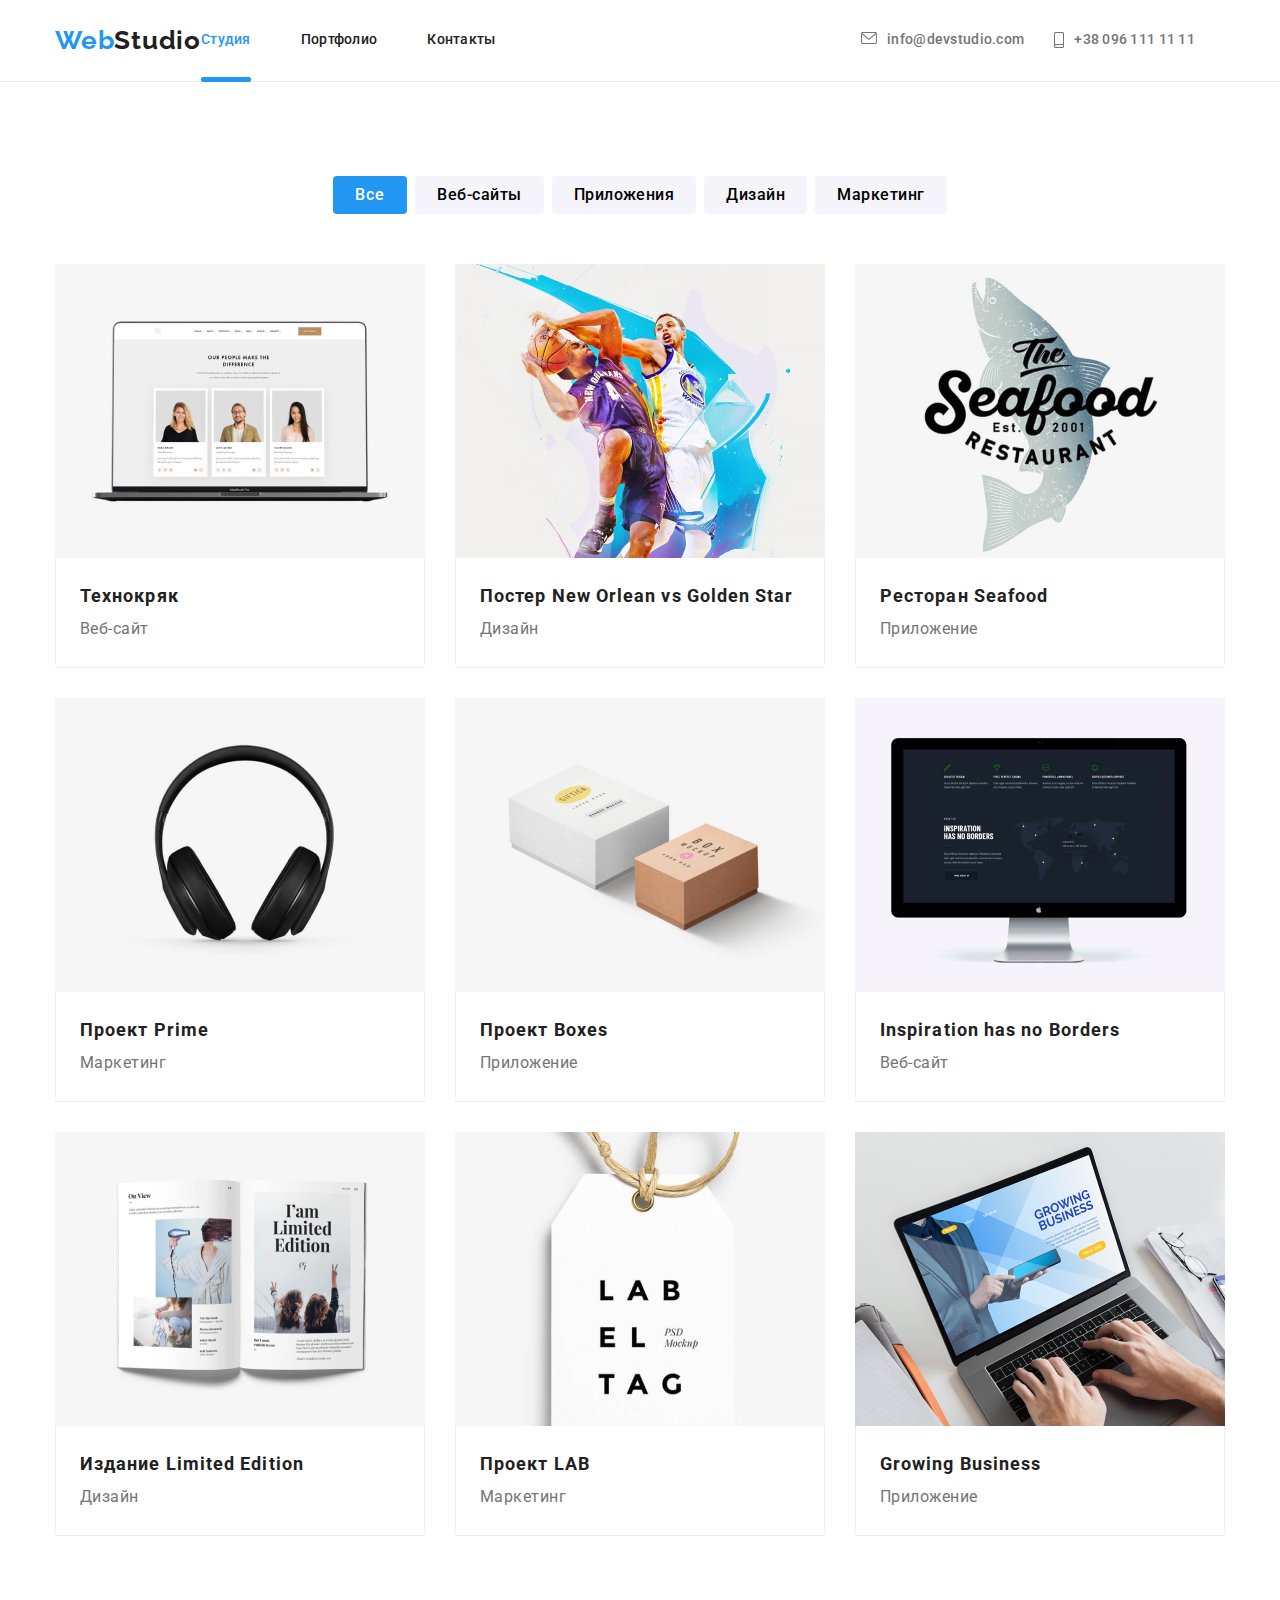
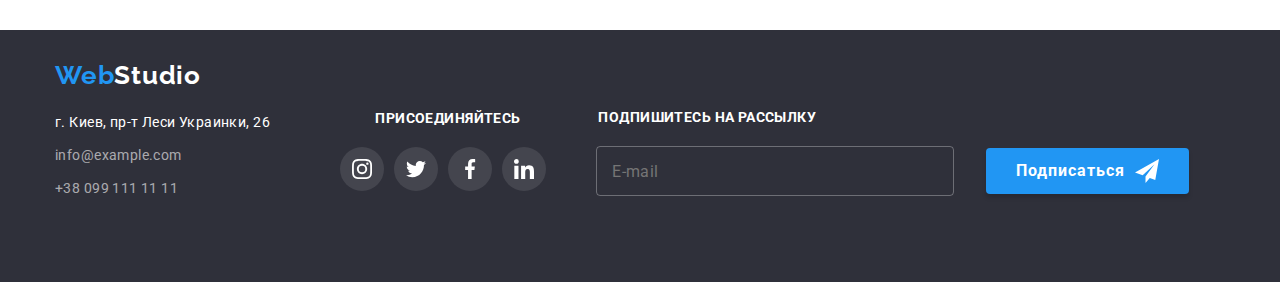
<file: portfolio.html>
<!DOCTYPE html>
<html lang="en">

<head>
    <meta charset="UTF-8">
    <meta http-equiv="X-UA-Compatible" content="IE=edge">
    <meta name="viewport" content="width=device-width, initial-scale=1.0">
    <title>Studio</title>
    <link rel="stylesheet" href="https://cdn.jsdelivr.net/npm/modern-normalize@1.1.0/modern-normalize.min.css">

    <link rel="stylesheet" href="./css/main.min.css" />
    <!-- <link rel="stylesheet" href="./css/styles.css" /> -->
    <link rel="preconnect" href="https://fonts.googleapis.com">
    <link rel="preconnect" href="https://fonts.gstatic.com" crossorigin>
    <link
        href="https://fonts.googleapis.com/css2?family=Raleway:wght@700&family=Roboto:wght@400;500;700;900&display=swap"
        rel="stylesheet">
</head>

<body>

    <!-- Шапка сайта -->

    <header class="header">

        <div class="container header-container">
            <a href="index.html" class="logo link"><span class="logo__web--light-theme link">Web</span><span
                    class="logo__studio--light-theme link">Studio</span></a>
            <button type="button" class="menu-button " aria-expanded="false" data-menu-button>
                <svg width="24" height="16" aria-label="переключатель мобильного меню" aria-controls="menu-container">
                    <use class="icon-cross" href="./images/icons.svg#icon-close_24px"></use>
                    <use class="icon-menu" href="./images/icons.svg#icon-menu_40px"></use>
                </svg>

            </button>

            <nav class="nav-site-nav">

                <ul class="site-nav list">

                    <li class="site-nav__item"><a class="site-nav__link link active" href="index.html">Студия</a>
                    </li>
                    <li class="site-nav__item"><a class="site-nav__link link" href="portfolio.html">Портфолио</a>
                    </li>
                    <li class="site-nav__item"><a class="site-nav__link link" href="">Контакты</a></li>
                </ul>
            </nav>

            <ul class="address-nav list">

                <li class="address-nav__item"><a class="address-nav__link link" href="mailto:info@devstudio.com">
                        <svg class="address-nav__mail-phone-icon" width="16" height="12">
                            <use href="./images/icons.svg#icon-mail"></use>
                        </svg>
                        info@devstudio.com</a></li>
                <li class="address-nav__item"><a class="address-nav__link link" href=tel:+380961111111>
                        <svg class="address-nav__mail-phone-icon" width="10" height="16">
                            <use href="./images/icons.svg#icon-smartphone"></use>
                        </svg>
                        +38 096 111 11 11</a>
                </li>

            </ul>


        </div>


        <!-- Modal mobile menu -->

        <div class="mobile-menu" data-menu>
            <ul class="mobile-menu-nav list">
                <li class="mobile-menu-nav-item">
                    <a class="mobile-menu-nav-link link" href="index.html">Студия</a>
                </li>
                <li class="mobile-menu-nav-item">
                    <a class="mobile-menu-nav-link-active link" href="portfolio.html">Портфолио</a>
                </li>
                <li class="site-nav__item"><a class="mobile-menu-nav-link link" href="">Контакты</a></li>
            </ul>
            <ul class="mobile-menu-contacts list">
                <li class="mobile-menu-contacts-phone">
                    <a class="mobile-menu-contacts-phone-link link" href="tel:+380961111111">+38 096 111 11 11</a>
                </li>
                <li class="mobile-menu-contacts-item">
                    <a class="mobile-menu-contacts-mail-link link"
                        href="mailto:info@devstudio.com">info@devstudio.com</a>
                </li>
            </ul>
            <ul class="mobile-menu-socials link-color list">
                <li class="mobile-menu-socials-item">
                    <a class="mobile-menu-socials-link link" href="">Instagram</a>
                </li>
                <li class="mobile-menu-socials-item">
                    <a class="mobile-menu-socials-link link" href="">Twitter</a>
                </li>
                <li class="mobile-menu-socials-item">
                    <a class="mobile-menu-socials-link link" href="">Facebook</a>
                </li>
                <li class="mobile-menu-socials-item">
                    <a class="mobile-menu-socials-link link" href="">LinkedIn</a>
                </li>
            </ul>
        </div>




    </header>

    <main>

        <!-- Фильтр -->

        <section class="section">
            <div class="container">
                <ul class="filter list">
                    <li><button class="filter__button filter-active" type="button">Все</button></li>
                    <li><button class="filter__button" type="button">Веб-сайты</button></li>
                    <li><button class="filter__button" type="button">Приложения</button></li>
                    <li><button class="filter__button" type="button">Дизайн</button></li>
                    <li><button class="filter__button" type="button">Маркетинг</button></li>
                </ul>
            </div>

            <!-- Porfolio -->


            <div class="container">
                <ul class="portfolio list">
                    <li class="portfolio__item"><a class="portfolio__item-link link" href="">
                            <div class="portfolio__image-box">


                                <img srcset="./images/portfolio/techno-crack/techno-crack-354.jpg 354w, ./images/portfolio/techno-crack/techno-crack-370.jpg 370w, ./images/portfolio/techno-crack/techno-crack-450.jpg 450w, ./images/portfolio/techno-crack/techno-crack-708.jpg 708w, ./images/portfolio/techno-crack/techno-crack-740.jpg 740w, ./images/portfolio/techno-crack/techno-crack-900.jpg 900w"
                                    sizes="(min-width: 1200px) 370px, (min-width: 768px) 354px, (max-width: 767px) 450px, 100vw "
                                    src="./images/portfolio/techno-crack/techno-crack_s.jpg" width="450px"
                                    height="294px" alt="techno-crack">

                                <div class="portfolio__overlay">
                                    <p class="portfolio__descr">Ресурс предлагает комплексные предложения с разным
                                        уровнем функционала и сервисов. Все это позволит посетителю получить
                                        исчерпывающие сведения о компании или частном лице.</p>
                                </div>
                            </div>
                            <div class="portfolio__item-and-product">
                                <h3 class="portfolio__item-name">Технокряк</h3>
                                <p class="portfolio__item-product">Веб-сайт</p>
                            </div>

                        </a></li>
                    <li class="portfolio__item"><a class="portfolio__item-link link" href="">
                            <div class="portfolio__image-box">
                                <img srcset="./images/portfolio/new-orlean/new-orlean-354.jpg 354w, ./images/portfolio/new-orlean/new-orlean-370.jpg 370w, ./images/portfolio/new-orlean/new-orlean-450.jpg 450w, ./images/portfolio/new-orlean/new-orlean-708.jpg 708w, ./images/portfolio/new-orlean/new-orlean-740.jpg 740w, ./images/portfolio/new-orlean/new-orlean-900.jpg 900w"
                                    sizes="(min-width: 1200px) 370px, (min-width: 768px) 354px, (max-width: 767px) 450px, 100vw "
                                    src="./images/portfolio/new-orlean/new-orlean_s.jpg" width="450px" height="294px"
                                    alt="Постер New Orlean vs Golden Star">
                                <div class="portfolio__overlay">
                                    <p class="portfolio__descr">Ресурс предлагает комплексные предложения с разным
                                        уровнем функционала и сервисов. Все это позволит посетителю получить
                                        исчерпывающие сведения о компании или частном лице.</p>
                                </div>
                            </div>
                            <div class="portfolio__item-and-product">
                                <h3 class="portfolio__item-name">Постер New Orlean vs Golden Star</h3>
                                <p class="portfolio__item-product">Дизайн</p>
                            </div>
                        </a></li>

                    <li class="portfolio__item"><a class="portfolio__item-link link" href="">
                            <div class="portfolio__image-box">
                                <img srcset="./images/portfolio/seafood-rest/seafood-rest-354.jpg 354w, ./images/portfolio/seafood-rest/seafood-rest-370.jpg 370w, ./images/portfolio/seafood-rest/seafood-rest-450.jpg 450w, ./images/portfolio/seafood-rest/seafood-rest-708.jpg 708w, ./images/portfolio/seafood-rest/seafood-rest-740.jpg 740w, ./images/portfolio/seafood-rest/seafood-rest-900.jpg 900w"
                                    sizes="(min-width: 1200px) 370px, (min-width: 768px) 354px, (max-width: 767px) 450px, 100vw "
                                    src="./images/portfolio/seafood-rest.jpg" width="450px" height="294px"
                                    alt="seafood-rest">
                                <div class="portfolio__overlay">
                                    <p class="portfolio__descr">Ресурс предлагает комплексные предложения с разным
                                        уровнем функционала и сервисов. Все это позволит посетителю получить
                                        исчерпывающие сведения о компании или частном лице.</p>
                                </div>
                            </div>
                            <div class="portfolio__item-and-product">
                                <h3 class="portfolio__item-name">Ресторан Seafood</h3>
                                <p class="portfolio__item-product">Приложение</p>
                            </div>
                        </a></li>



                    <li class="portfolio__item"><a class="portfolio__item-link link" href="">
                            <div class="portfolio__image-box">
                                <img srcset="./images/portfolio/headphones/headphones-354.jpg 354w, ./images/portfolio/headphones/headphones-370.jpg 370w, ./images/portfolio/headphones/headphones-450.jpg 450w, ./images/portfolio/headphones/headphones-708.jpg 708w, ./images/portfolio/headphones/headphones-740.jpg 740w, ./images/portfolio/headphones/headphones-900.jpg 900w"
                                    sizes="(min-width: 1200px) 370px, (min-width: 768px) 354px, (max-width: 767px) 450px, 100vw "
                                    src="./images/portfolio/headphones/headphones-450.jpg" width="450px" height="294px"
                                    alt="Prime">
                                <div class="portfolio__overlay">
                                    <p class="portfolio__descr">Ресурс предлагает комплексные предложения с разным
                                        уровнем функционала и сервисов. Все это позволит посетителю получить
                                        исчерпывающие сведения о компании или частном лице.</p>
                                </div>
                            </div>
                            <div class="portfolio__item-and-product">
                                <h3 class="portfolio__item-name">Проект Prime</h3>
                                <p class="portfolio__item-product">Маркетинг</p>
                            </div>
                        </a></li>


                    <li class="portfolio__item"><a class="portfolio__item-link link" href="">
                            <div class="portfolio__image-box">
                                <img srcset="./images/portfolio/boxes/boxes-354.jpg 354w, ./images/portfolio/boxes/boxes-370.jpg 370w, ./images/portfolio/boxes/boxes-450.jpg 450w, ./images/portfolio/boxes/boxes-708.jpg 708w, ./images/portfolio/boxes/boxes-740.jpg 740w, ./images/portfolio/boxes/boxes-900.jpg 900w"
                                    sizes="(min-width: 1200px) 370px, (min-width: 768px) 354px, (max-width: 767px) 450px, 100vw "
                                    src="./images/portfolio/boxes/boxes-450.jpg" width="450px" height="294px"
                                    alt="boxes">
                                <div class="portfolio__overlay">
                                    <p class="portfolio__descr">Ресурс предлагает комплексные предложения с разным
                                        уровнем функционала и сервисов. Все это позволит посетителю получить
                                        исчерпывающие сведения о компании или частном лице.</p>
                                </div>
                            </div>
                            <div class="portfolio__item-and-product">
                                <h3 class="portfolio__item-name">Проект Boxes</h3>
                                <p class="portfolio__item-product">Приложение</p>
                            </div>
                        </a></li>


                    <li class="portfolio__item"><a class="portfolio__item-link link" href="">
                            <div class="portfolio__image-box">
                                <img srcset="./images/portfolio/no-borders/no-borders-354.jpg 354w, ./images/portfolio/no-borders/no-borders-370.jpg 370w, ./images/portfolio/no-borders/no-borders-450.jpg 450w, ./images/portfolio/no-borders/no-borders-708.jpg 708w, ./images/portfolio/no-borders/no-borders-740.jpg 740w, ./images/portfolio/no-borders/no-borders-900.jpg 900w"
                                    sizes="(min-width: 1200px) 370px, (min-width: 768px) 354px, (max-width: 767px) 450px, 100vw "
                                    src="./images/portfolio/no-borders/no-borders-450.jpg" width="450px" height="294px"
                                    alt="Inspiration has no Borders">
                                <div class="portfolio__overlay">
                                    <p class="portfolio__descr">Ресурс предлагает комплексные предложения с разным
                                        уровнем функционала и сервисов. Все это позволит посетителю получить
                                        исчерпывающие сведения о компании или частном лице.</p>
                                </div>
                            </div>
                            <div class="portfolio__item-and-product">
                                <h3 class="portfolio__item-name">Inspiration has no Borders</h3>
                                <p class="portfolio__item-product">Веб-сайт</p>
                            </div>
                        </a></li>


                    <li class="portfolio__item"><a class="portfolio__item-link link" href="">
                            <div class="portfolio__image-box">
                                <img srcset="./images/portfolio/books/books-354.jpg 354w, ./images/portfolio/books/books-370.jpg 370w, ./images/portfolio/books/books-450.jpg 450w, ./images/portfolio/books/books-708.jpg 708w, ./images/portfolio/books/books-740.jpg 740w, ./images/portfolio/books/books-900.jpg 900w"
                                    sizes="(min-width: 1200px) 370px, (min-width: 768px) 354px, (max-width: 767px) 450px, 100vw "
                                    src="./images/portfolio/books/books-450.jpg" width="450px" height="294px"
                                    alt="Limited Edition">
                                <div class="portfolio__overlay">
                                    <p class="portfolio__descr">Ресурс предлагает комплексные предложения с разным
                                        уровнем функционала и сервисов. Все это позволит посетителю получить
                                        исчерпывающие сведения о компании или частном лице.</p>
                                </div>
                            </div>
                            <div class="portfolio__item-and-product">
                                <h3 class="portfolio__item-name">Издание Limited Edition</h3>
                                <p class="portfolio__item-product">Дизайн</p>
                            </div>
                        </a></li>


                    <li class="portfolio__item"><a class="portfolio__item-link link" href="">
                            <div class="portfolio__image-box">
                                <img srcset="./images/portfolio/label/label-354.jpg 354w, ./images/portfolio/label/label-370.jpg 370w, ./images/portfolio/label/label-450.jpg 450w, ./images/portfolio/label/label-708.jpg 708w, ./images/portfolio/label/label-740.jpg 740w, ./images/portfolio/label/label-900.jpg 900w"
                                    sizes="(min-width: 1200px) 370px, (min-width: 768px) 354px, (max-width: 767px) 450px, 100vw "
                                    src="./images/portfolio/label/label-450.jpg" width="450px" height="294px" alt="LAB">
                                <div class="portfolio__overlay">
                                    <p class="portfolio__descr">Ресурс предлагает комплексные предложения с разным
                                        уровнем функционала и сервисов. Все это позволит посетителю получить
                                        исчерпывающие сведения о компании или частном лице.</p>
                                </div>
                            </div>
                            <div class="portfolio__item-and-product">
                                <h3 class="portfolio__item-name">Проект LAB</h3>
                                <p class="portfolio__item-product">Маркетинг</p>
                            </div>
                        </a></li>



                    <li class="portfolio__item"><a class="portfolio__item-link link" href="">
                            <div class="portfolio__image-box">
                                <img srcset="./images/portfolio/growing-bussines/growing-bussines-354.jpg 354w, ./images/portfolio/growing-bussines/growing-bussines-370.jpg 370w, ./images/portfolio/growing-bussines/growing-bussines-450.jpg 450w, ./images/portfolio/growing-bussines/growing-bussines-708.jpg 708w, ./images/portfolio/growing-bussines/growing-bussines-740.jpg 740w, ./images/portfolio/growing-bussines/growing-bussines-900.jpg 900w"
                                    sizes="(min-width: 1200px) 370px, (min-width: 768px) 354px, (max-width: 767px) 450px, 100vw "
                                    src="./images/portfolio/growing-bussines/growing-bussines-450.jpg" width="450px"
                                    height="294px" alt="Growing Business">
                                <div class="portfolio__overlay">
                                    <p class="portfolio__descr">Ресурс предлагает комплексные предложения с разным
                                        уровнем функционала и сервисов. Все это позволит посетителю получить
                                        исчерпывающие сведения о компании или частном лице.</p>
                                </div>
                            </div>
                            <div class="portfolio__item-and-product">
                                <h3 class="portfolio__item-name">Growing Business</h3>
                                <p class="portfolio__item-product">Приложение</p>
                            </div>
                        </a></li>





                </ul>
            </div>
        </section>



    </main>

    <!-- Footer -->

    <footer class="footer">
        <div class="container footer__container">
            <a href="" class="logo logo-footer link"><span class="logo__web--light-theme link">Web</span><span
                    class="logo__web--dark-theme link">Studio</span></a>
            <div class="footer__adress-and-socials">
                <address class="footer__adress">
                    <span class="footer__address-kyiv">г. Киев, пр-т Леси Украинки, 26</span>
                    <p class="footer__only-mail"><a class="footer__mail-phone link"
                            href="mailto:info@example.com">info@example.com</a></p>
                    <a class="footer__mail-phone link" href="tel:+380991111111">+38 099 111 11 11</a>
                </address>
                <div class="footer__socials-container">
                    <h3 class="footer__header footer__header-follow">Присоединяйтесь</h3>
                    <ul class="footer__socials socials list">
                        <li class="footer__socials-items">
                            <a class="footer__socials-link link" href="" target="_blank" rel="noopener noreferrer"
                                aria-label="иконка instagram">
                                <svg class="footer__socials-icon" width="20" height="20">
                                    <use href="./images/icons.svg#icon-instagram"></use>
                                </svg>
                            </a>
                        </li>
                        <li class="footer__socials-items">
                            <a class="footer__socials-link link" href="" target="_blank" rel="noopener noreferrer"
                                aria-label="иконка twitter">
                                <svg class="footer__socials-icon" width="20" height="20">
                                    <use href="./images/icons.svg#icon-twitter"></use>
                                </svg>
                            </a>
                        </li>
                        <li class="footer__socials-items">
                            <a class="footer__socials-link link" href="" target="_blank" rel="noopener noreferrer"
                                aria-label="иконка facebook">
                                <svg class="footer__socials-icon" width="20" height="20">
                                    <use href="./images/icons.svg#icon-facebook"></use>
                                </svg>
                            </a>
                        </li>
                        <li class="footer__socials-items">
                            <a class="footer__socials-link link" href="" target="_blank" rel="noopener noreferrer"
                                aria-label="иконка linkedin">
                                <svg class="footer__socials-icon" width="20" height="20">
                                    <use href="./images/icons.svg#icon-linkedin"></use>
                                </svg>
                            </a>
                        </li>
                    </ul>

                </div>
                <form class="footer__subscribe-form">
                    <h3 class="footer__header footer__header-subscribe">Подпишитесь на рассылку</h3>
                    <label class="footer__subscribe-label">
                        <input class="footer__subscribe-email" type="email" name="subscribe-email-footer"
                            placeholder="E-mail" />


                    </label>

                    <button class="button footer__subscribe-button" type="submit">Подписаться
                        <svg class="footer__subscribe-icon-footer" width="24" height="24">
                            <use href="./images/icons.svg#icon-send-footer"></use>
                        </svg>
                    </button>



                </form>
            </div>
        </div>

    </footer>
    <script src="./js/mobile-menu.js"></script>
</body>

</html>
</file>
<file: css/main.min.css>
:root{--main-font: "Roboto", sans-serif;--secondary-font: "Raleway", sans-serif;--main-black-color: #212121;--secondary-text: #757575;--mail-phone-color: rgba(117, 117, 117, 1);--link-color: #2196f3;--white: #ffffff;--footer-white: rgba(255, 255, 255, 0.6);--bg-dark-color: #2F303A;--gradient-color: rgba(47, 48, 58, 0.4);--icon-color: rgba(175, 177, 184, 1);--icon-hover-color: rgba(33, 150, 243, 1);--icon-feature-bg-color: #F5F4FA;--footer-icon-color: rgba(255, 255, 255, 0.1);--do-item-desc-color: rgba(47, 48, 58, 0.8);--portfolio-item-hover-color: rgba(33, 150, 243, 0.9);--cubic-animation: 250ms cubic-bezier(0.4, 0, 0.2, 1) }.visually-hidden{position:absolute;width:1px;height:1px;margin:-1px;border:0;padding:0;white-space:nowrap;-webkit-clip-path:inset(100%);clip-path:inset(100%);clip:rect(0 0 0 0);overflow:hidden}body{font-family:var(--main-font);font-size:14px;line-height:1.15;letter-spacing:.02em;background-color:var(--white);color:var(--main-black-color)}body.modal-open{overflow:hidden}.link-color{color:var(--link-color)}h1,h2,h3,h4,p{margin-top:0;margin-bottom:0}img{display:block;width:100%;height:auto}.list{padding-left:0;margin-top:0;margin-bottom:0;list-style:none}.link{text-decoration:none}.button{font-family:var(--main-font);padding-top:30px;display:block;margin:0 auto;padding:8px 30px;border-radius:4px;border-color:rgba(0,0,0,0);border:none;-webkit-box-shadow:0px 4px 4px rgba(0,0,0,.15);box-shadow:0px 4px 4px rgba(0,0,0,.15);font-weight:700;font-size:16px;line-height:1.87;-webkit-box-align:center;-ms-flex-align:center;align-items:center;text-align:center;letter-spacing:.06em;color:var(--white);background:var(--link-color);cursor:pointer}.section{padding-top:60px;padding-bottom:60px}@media screen and (min-width: 1200px){.section{padding-top:94px;padding-bottom:94px}}.container{-webkit-box-pack:center;-ms-flex-pack:center;justify-content:center;width:100%;padding-left:15px;padding-right:15px;margin-right:auto;margin-left:auto}@media screen and (min-width: 480px){.container{width:480px}}@media screen and (min-width: 768px){.container{width:768px}}@media screen and (min-width: 1200px){.container{width:1200px}}.socials{display:-webkit-box;display:-ms-flexbox;display:flex;-webkit-box-align:center;-ms-flex-align:center;align-items:center;-webkit-box-pack:center;-ms-flex-pack:center;justify-content:center}.socials-items{margin-right:10px}.socials-items:last-child{margin-right:0}.socials-link{display:-webkit-box;display:-ms-flexbox;display:flex;-webkit-box-align:center;-ms-flex-align:center;align-items:center;-webkit-box-pack:center;-ms-flex-pack:center;justify-content:center;width:44px;height:44px;background-color:var(--white);border-radius:50%;-webkit-transition:background-color var(--cubic-animation),fill var(--cubic-animation);transition:background-color var(--cubic-animation),fill var(--cubic-animation)}.socials-link:hover,.socials-link:focus{background-color:var(--icon-hover-color)}.socials-link:hover .socials-icon,.socials-link:focus .socials-icon{fill:var(--white)}.socials-icon{fill:var(--icon-color);-webkit-transition:fill var(--cubic-animation),background-color var(--cubic-animation);transition:fill var(--cubic-animation),background-color var(--cubic-animation)}.logo{font-weight:700;font-size:26px;line-height:1.19;letter-spacing:.03em;padding:16px 0;text-decoration:none;font-family:var(--secondary-font)}.logo__web--light-theme{color:var(--link-color)}.logo__studio--light-theme{color:var(--main-black-color)}.logo__web--dark-theme{margin-top:60px;color:var(--white);font-family:var(--secondary-font)}@media screen and (min-width: 480px){.logo{padding:0}}@media screen and (min-width: 768px){.logo{padding:0}}@media screen and (min-width: 1200px){.logo{padding:0}}@media screen and (min-width: 480px){.logo-header{padding:0}}@media screen and (min-width: 768px){.logo-header{padding:0;margin-right:88px}}@media screen and (min-width: 1200px){.logo-header{padding:0;margin-right:93px}}.title{margin-bottom:30px;font-weight:700;font-size:28px;line-height:1.18;text-align:center;letter-spacing:.03em;color:var(--main-black-color)}@media screen and (min-width: 1200px){.title{margin-bottom:50px;font-size:36px;line-height:1.16}}.footer__header{font-weight:700;font-size:14px;line-height:1.14;letter-spacing:.03em;text-transform:uppercase;color:var(--white)}@media screen and (min-width: 1200px){.footer__header{margin-bottom:20px}}.backdrop{z-index:10;position:fixed;left:0;top:0;width:100%;height:100%;background-color:rgba(0,0,0,.2);padding:0 15px;overflow-y:scroll}.backdrop.is-hidden{opacity:0;visibility:hidden;pointer-events:none}.modal__button-close{position:absolute;top:11px;right:11px;display:-webkit-box;display:-ms-flexbox;display:flex;-webkit-box-align:center;-ms-flex-align:center;align-items:center;-webkit-box-pack:center;-ms-flex-pack:center;justify-content:center;padding:0;width:30px;height:30px;border:1px solid rgba(0,0,0,.1);border-radius:50%;background-color:rgba(0,0,0,0);cursor:pointer}.header{border-bottom:1px solid #ececec}.header-container{display:-webkit-box;display:-ms-flexbox;display:flex;-webkit-box-align:center;-ms-flex-align:center;align-items:center}@media screen and (max-width: 767px){.header{padding:16px 0}}@media screen and (min-width: 1200px){.header{padding-top:24px;padding-bottom:25px}}@media screen and (min-width: 768px){.header{padding:25px 0;height:82px}}@media screen and (max-width: 767px){.nav-site-nav,.address-nav{display:none}}.site-nav{display:-webkit-box;display:-ms-flexbox;display:flex;-webkit-box-align:center;-ms-flex-align:center;align-items:center}.site-nav__item{margin-right:50px;-webkit-box-align:center;-ms-flex-align:center;align-items:center}.site-nav__item:last-child{margin:0}.site-nav__link{position:relative;display:block;font-weight:500;font-size:14px;line-height:1.14;color:var(--main-black-color);-webkit-transition:color var(--cubic-animation);transition:color var(--cubic-animation)}.site-nav__link:hover,.site-nav__link:focus{color:var(--link-color)}.site-nav__linkk{color:var(--link-color)}.active{color:var(--link-color)}.active::after{content:"";display:block;position:absolute;width:100%;height:5px;background-color:var(--link-color);color:var(--link-color);border-radius:2px;left:0;bottom:0;top:45px}@media screen and (max-width: 1199px){.active::after{top:39px}}.address-nav{margin-left:auto}@media screen and (min-width: 1200px){.address-nav{display:-webkit-box;display:-ms-flexbox;display:flex;-webkit-box-align:center;-ms-flex-align:center;align-items:center;-webkit-box-pack:center;-ms-flex-pack:center;justify-content:center}}.address-nav__item:last-child{margin-right:0}.address-nav__link{display:-webkit-box;display:-ms-flexbox;display:flex;font-weight:500;font-size:14px;line-height:1.14;letter-spacing:.02em;color:var(--mail-phone-color);-webkit-transition:color var(--cubic-animation);transition:color var(--cubic-animation)}.address-nav__link:hover,.address-nav__link:focus{color:var(--link-color)}.address-nav__mail-phone-icon{margin-right:10px;-webkit-box-align:center;-ms-flex-align:center;align-items:center;-webkit-box-pack:center;-ms-flex-pack:center;justify-content:center;fill:var(--mail-phone-color);-webkit-transition:fill var(--cubic-animation),-webkit-transform var(--cubic-animation);transition:fill var(--cubic-animation),-webkit-transform var(--cubic-animation);transition:transform var(--cubic-animation),fill var(--cubic-animation);transition:transform var(--cubic-animation),fill var(--cubic-animation),-webkit-transform var(--cubic-animation)}.address-nav__mail-phone-icon:hover,.address-nav__mail-phone-icon:focus{fill:var(--link-color)}.address-nav__link:hover .address-nav__mail-phone-icon,.address-nav__link:focus .address-nav__mail-phone-icon{fill:var(--link-color)}.address-nav .address-nav__item{padding-bottom:10px}@media screen and (min-width: 1200px){.address-nav .address-nav__item{padding:0 30px 0 0}}.address-nav .address-nav__item:last-child{padding-bottom:0}@media screen and (max-width: 1199px){.address-nav .address-nav__item{font-weight:500;font-size:12px;line-height:1.1666666667;letter-spacing:.02em}}.menu-button{display:-webkit-box;display:-ms-flexbox;display:flex;-webkit-box-pack:center;-ms-flex-pack:center;justify-content:center;-webkit-box-align:center;-ms-flex-align:center;align-items:center;background-color:rgba(0,0,0,0);border:none;width:40px;height:40px;margin-left:auto;z-index:1000}@media screen and (min-width: 768px){.menu-button{display:none}}.menu-button:hover,.menu-button:focus{fill:var(--link-color)}.icon-cross{opacity:0}.menu-button.is-open .icon-cross{opacity:1}.menu-button.is-open .icon-menu{opacity:0}.mobile-menu{display:-webkit-box;display:-ms-flexbox;display:flex;-webkit-box-orient:vertical;-webkit-box-direction:normal;-ms-flex-direction:column;flex-direction:column;position:fixed;top:0;left:0;-webkit-transform:translateX(100%);transform:translateX(100%);width:100%;height:100%;padding:48px 40px;background-color:#fff;z-index:100;-webkit-transition:var(--cubic-animation);transition:var(--cubic-animation)}.mobile-menu.is-open{-webkit-transform:translateX(0);transform:translateX(0)}.mobile-menu-nav{margin-bottom:auto;font-weight:500;font-size:40px;line-height:47px;letter-spacing:.02em;color:#212121}.mobile-menu-nav-link-active{color:var(--link-color)}.mobile-menu-nav-link{color:#212121}.mobile-menu-nav-item{margin-bottom:32px}.mobile-menu-nav-item:last-child{margin-bottom:0}.mobile-menu-contacts{margin-bottom:64px;font-weight:500;font-size:24px;line-height:28px;letter-spacing:.02em;color:#757575}.mobile-menu-contacts-phone{font-weight:500;font-size:34px;line-height:1.1764705882;letter-spacing:.02em;color:#2196f3;margin-bottom:32px}.mobile-menu-contacts-phone-link{color:#2196f3}.mobile-menu-contacts-mail-link{font-weight:500;font-size:24px;line-height:28px;letter-spacing:.02em;color:#757575}.mobile-menu-socials{display:-webkit-box;display:-ms-flexbox;display:flex;-ms-flex-wrap:wrap;flex-wrap:wrap;font-weight:500;font-size:18px;line-height:1.2222222222;letter-spacing:.02em;color:var(--link-color);gap:10px}.mobile-menu-socials-item:not(:last-child) .mobile-menu-socials-link{padding-right:10px;border-right:1px solid rgba(33,33,33,.2)}.mobile-menu-socials-link{color:var(--link-color)}.modal{position:absolute;top:50%;left:50%;-webkit-transform:translate(-50%, -50%);transform:translate(-50%, -50%);width:100%;height:609px;background-color:#fff;border-radius:4px}@media screen and (min-width: 480px){.modal{width:450px;height:609px}}@media screen and (min-width: 1200px){.modal{width:528px;height:581px}}.modal__form{padding:40px;display:-webkit-box;display:-ms-flexbox;display:flex;-webkit-box-orient:vertical;-webkit-box-direction:normal;-ms-flex-direction:column;flex-direction:column}.modal__title{font-weight:700;padding-bottom:30px;font-size:20px;line-height:1.5;text-align:center;letter-spacing:.03em}@media screen and (min-width: 1200px){.modal__title{font-size:20px;line-height:1.15}}.modal__label{position:relative;width:370px;height:40px;font-weight:400;font-size:12px;line-height:1.66;margin-bottom:28px;border:1px solid rgba(33,33,33,.2);border-radius:4px;letter-spacing:.01em;color:#757575;-webkit-transition:fill var(--cubic-animation),border-color var(--cubic-animation);transition:fill var(--cubic-animation),border-color var(--cubic-animation)}@media screen and (min-width: 1200px){.modal__label{width:448px}}.modal__label:focus-within{fill:var(--link-color);border-color:var(--link-color)}.modal__label-comment{position:relative;width:370px;height:120px;font-weight:400;font-size:12px;line-height:1.66;border:1px solid rgba(33,33,33,.2);border-radius:4px;letter-spacing:.01em;color:#757575}@media screen and (min-width: 1200px){.modal__label-comment{width:448px}}.modal__label-comment:focus-within{border-color:var(--link-color)}.modal__name{position:absolute;-webkit-transform:translateY(-100%);transform:translateY(-100%)}.modal__input{-webkit-box-pack:center;-ms-flex-pack:center;justify-content:center;padding:12px 12px 12px 42px;width:100%;height:40px;background-color:rgba(0,0,0,0);border:none;outline:rgba(0,0,0,0)}.modal__input:last-child{padding:12px 16px;height:100%;width:448px}.modal__icon{-webkit-box-pack:center;-ms-flex-pack:center;justify-content:center;position:absolute;margin:11px 12px;top:0%;left:0%}.modal__form textarea{resize:none;width:416px;height:96px}.modal__check-agree{display:-webkit-box;display:-ms-flexbox;display:flex;-webkit-box-align:center;-ms-flex-align:center;align-items:center;-webkit-box-pack:center;-ms-flex-pack:center;justify-content:center;gap:5px;margin-top:20px;margin-bottom:30px}.modal__checkbox-custom{display:-webkit-inline-box;display:-ms-inline-flexbox;display:inline-flex;-webkit-box-align:center;-ms-flex-align:center;align-items:center;-webkit-box-pack:center;-ms-flex-pack:center;justify-content:center;width:16px;height:15px;outline:2px solid #212121;outline-offset:-2px;border-radius:2px;-webkit-transition:background-color var(--cubic-animation),outline-color var(--cubic-animation);transition:background-color var(--cubic-animation),outline-color var(--cubic-animation)}.modal__checkbox-input:checked+.modal__checkbox-custom{background-color:var(--link-color);outline-color:var(--link-color)}.modal__checkbox-input:focus+.modal__checkbox-custom,.modal__checkbox-input:hover+.modal__checkbox-custom{outline-color:var(--link-color)}.modal__checkbox-icon{color:#fff}.modal__checkbox-agreement{font-weight:400;font-size:12px;line-height:1.1666666667;letter-spacing:.03em;color:#757575;-webkit-user-select:none;-moz-user-select:none;-ms-user-select:none;user-select:none}@media screen and (min-width: 1200px){.modal__checkbox-agreement{font-weight:400;font-size:14px;line-height:1.7142857143;letter-spacing:.03em}}.modal__checkbox-agreement .modal__link{color:var(--link-color)}.hero{padding-top:118px;padding-bottom:118px;margin-left:auto;margin-right:auto;background-color:var(--bg-dark-color);background-repeat:no-repeat;background-position:center;background-size:cover;background-image:-webkit-gradient(linear, left top, left bottom, from(var(--gradient-color)), to(var(--gradient-color))),url(../images/background/hero_s.jpg);background-image:linear-gradient(to bottom, var(--gradient-color), var(--gradient-color)),url(../images/background/hero_s.jpg)}@media(min-device-pixel-ratio: 2),(-webkit-min-device-pixel-ratio: 2),(min-resolution: 192dpi),(min-resolution: 2dppx){.hero{background-image:-webkit-gradient(linear, left top, left bottom, from(var(--gradient-color)), to(var(--gradient-color))),url(../images/background/hero_2x_s.jpg);background-image:linear-gradient(to bottom, var(--gradient-color), var(--gradient-color)),url(../images/background/hero_2x_s.jpg)}}@media screen and (min-width: 768px){.hero{background-image:-webkit-gradient(linear, left top, left bottom, from(var(--gradient-color)), to(var(--gradient-color))),url(../images/background/hero_m.jpg);background-image:linear-gradient(to bottom, var(--gradient-color), var(--gradient-color)),url(../images/background/hero_m.jpg)}}@media screen and (min-width: 768px)and (min-device-pixel-ratio: 2),screen and (min-width: 768px)and (-webkit-min-device-pixel-ratio: 2),screen and (min-width: 768px)and (min-resolution: 192dpi),screen and (min-width: 768px)and (min-resolution: 2dppx){.hero{background-image:-webkit-gradient(linear, left top, left bottom, from(var(--gradient-color)), to(var(--gradient-color))),url(../images/background/hero_2x_m.jpg);background-image:linear-gradient(to bottom, var(--gradient-color), var(--gradient-color)),url(../images/background/hero_2x_m.jpg);height:400px}}@media screen and (min-width: 1200px){.hero{background-image:-webkit-gradient(linear, left top, left bottom, from(var(--gradient-color)), to(var(--gradient-color))),url(../images/background/hero_l.jpg);background-image:linear-gradient(to bottom, var(--gradient-color), var(--gradient-color)),url(../images/background/hero_l.jpg);max-width:1600px;height:600px}}@media screen and (min-width: 1200px)and (min-device-pixel-ratio: 2),screen and (min-width: 1200px)and (-webkit-min-device-pixel-ratio: 2),screen and (min-width: 1200px)and (min-resolution: 192dpi),screen and (min-width: 1200px)and (min-resolution: 2dppx){.hero{background-image:-webkit-gradient(linear, left top, left bottom, from(var(--gradient-color)), to(var(--gradient-color))),url(../images/background/hero_2x_l.jpg);background-image:linear-gradient(to bottom, var(--gradient-color), var(--gradient-color)),url(../images/background/hero_2x_l.jpg)}}.hero__title{padding-right:60px;padding-left:60px;margin-bottom:30px;font-weight:900;font-size:26px;line-height:1.66;text-align:center;letter-spacing:.06em;text-transform:uppercase;color:var(--white)}@media screen and (min-width: 1200px){.hero__title{font-weight:900;font-size:44px;line-height:1.36;text-align:center;letter-spacing:.06em;text-transform:uppercase;padding:0 240px}}@media screen and (max-width: 1199px){.features-section{margin-bottom:-30px}}@media screen and (min-width: 768px){.features__list{display:-webkit-box;display:-ms-flexbox;display:flex;-ms-flex-wrap:wrap;flex-wrap:wrap}}@media screen and (min-width: 1200px){.features__list{display:-webkit-box;display:-ms-flexbox;display:flex;-ms-flex-wrap:wrap;flex-wrap:wrap}}.features__box{margin-bottom:30px}@media screen and (min-width: 768px){.features__box{width:354px;height:251px;margin-right:30px}}@media screen and (min-width: 768px)and (max-width: 1199px){.features__box:nth-child(2n+2){margin-right:0px}}@media screen and (min-width: 1200px){.features__box{width:270px;margin-right:30px;margin-bottom:0px}}@media screen and (min-width: 1200px){.features__box:last-child{margin-right:0px}}.features__item{display:-webkit-box;display:-ms-flexbox;display:flex;-webkit-box-align:center;-ms-flex-align:center;align-items:center;-webkit-box-pack:center;-ms-flex-pack:center;justify-content:center;margin-bottom:30px;height:120px;background-color:var(--icon-feature-bg-color)}.features__icon{display:-webkit-box;display:-ms-flexbox;display:flex;-webkit-box-align:center;-ms-flex-align:center;align-items:center;-webkit-box-pack:center;-ms-flex-pack:center;justify-content:center}.features__title{display:-webkit-box;display:-ms-flexbox;display:flex;-webkit-box-align:center;-ms-flex-align:center;align-items:center;-webkit-box-pack:center;-ms-flex-pack:center;justify-content:center;padding-bottom:10px;font-weight:700;font-size:14px;line-height:1.4;letter-spacing:.03em;text-transform:uppercase}@media screen and (min-width: 768px){.features__title{display:block}}.features__subtitle{font-weight:400;font-size:14px;line-height:1.71;letter-spacing:.03em;color:var(--secondary-text)}@media screen and (max-width: 1199px){.do{display:none}}.do__list{display:none;display:-webkit-box;display:-ms-flexbox;display:flex}.do__item{position:relative;margin-right:30px}.do__item:last-child{margin-right:0}.do__desc{position:absolute;bottom:0;left:0;width:100%;height:70px;content:"";display:-webkit-box;display:-ms-flexbox;display:flex;-webkit-box-align:center;-ms-flex-align:center;align-items:center;-webkit-box-pack:center;-ms-flex-pack:center;justify-content:center;background-color:var(--do-item-desc-color);font-weight:700;font-size:14px;line-height:1.14;text-align:center;letter-spacing:.03em;text-transform:uppercase;color:var(--white)}.team{background-color:#f5f4fa}@media screen and (min-width: 768px){.team__list{display:-webkit-box;display:-ms-flexbox;display:flex;-ms-flex-wrap:wrap;flex-wrap:wrap;gap:30px}}@media screen and (min-width: 1200px){.team__list{display:-webkit-box;display:-ms-flexbox;display:flex;gap:30px}}.team__person{background-color:#fff;-webkit-box-shadow:0px 1px 3px rgba(0,0,0,.12),0px 1px 1px rgba(0,0,0,.14),0px 2px 1px rgba(0,0,0,.2);box-shadow:0px 1px 3px rgba(0,0,0,.12),0px 1px 1px rgba(0,0,0,.14),0px 2px 1px rgba(0,0,0,.2);border-radius:0px 0px 4px 4px}@media screen and (max-width: 767px){.team__person{margin-bottom:30px}}.team__person:last-child{margin:0}@media screen and (min-width: 768px){.team__person{width:354px}}@media screen and (min-width: 1200px){.team__person{width:270px}}.team__position-name{padding:30px 0}.team__name{font-weight:500;font-size:16px;color:var(--main-black-color);text-align:center;line-height:1.18;letter-spacing:.03em}.team__position{margin-bottom:16px;margin-top:10px;font-weight:400;color:var(--secondary-text);text-align:center;letter-spacing:.03em}.clients{display:-webkit-box;display:-ms-flexbox;display:flex;-ms-flex-wrap:wrap;flex-wrap:wrap;gap:30px;-webkit-box-pack:center;-ms-flex-pack:center;justify-content:center}.clients-link{display:-webkit-box;display:-ms-flexbox;display:flex;-webkit-box-align:center;-ms-flex-align:center;align-items:center;-webkit-box-pack:center;-ms-flex-pack:center;justify-content:center;width:210px;height:92px;border:1px solid #afb1b8;border-radius:4px;-webkit-transition:border-color var(--cubic-animation),fill var(--cubic-animation);transition:border-color var(--cubic-animation),fill var(--cubic-animation)}.clients-link:hover,.clients-link:focus{border-color:var(--icon-hover-color)}.clients-link:hover .clients-icon,.clients-link:focus .clients-icon{fill:var(--icon-hover-color)}@media screen and (min-width: 768px){.clients-link{width:226px}}@media screen and (min-width: 1200px){.clients-link{width:170px}}.clients-icon{fill:var(--icon-color);-webkit-transition:fill var(--cubic-animation),border-color var(--cubic-animation);transition:fill var(--cubic-animation),border-color var(--cubic-animation)}@media screen and (min-width: 768px){.portfolio{display:-webkit-box;display:-ms-flexbox;display:flex;-ms-flex-wrap:wrap;flex-wrap:wrap;margin:-15px}}@media screen and (min-width: 1200px){.portfolio{display:-webkit-box;display:-ms-flexbox;display:flex;-ms-flex-wrap:wrap;flex-wrap:wrap;margin:-15px}}.portfolio__item{margin-bottom:30px;border-bottom:1px solid #ececec;-webkit-transition:-webkit-box-shadow var(--cubic-animation);transition:-webkit-box-shadow var(--cubic-animation);transition:box-shadow var(--cubic-animation);transition:box-shadow var(--cubic-animation), -webkit-box-shadow var(--cubic-animation)}@media screen and (min-width: 480px){.portfolio__item{width:450px;margin-bottom:30px}}@media screen and (min-width: 768px){.portfolio__item{width:354px;height:404px;margin:15px}}@media screen and (min-width: 768px)and (max-width: 1199px){.portfolio__item:nth-child(-n+2){height:440px}}@media screen and (min-width: 1200px){.portfolio__item{width:370px;margin:15px}}.portfolio__item:hover,.portfolio__item:focus{-webkit-box-shadow:0px 1px 1px rgba(0,0,0,.12),0px 4px 4px rgba(0,0,0,.06),1px 4px 6px rgba(0,0,0,.16);box-shadow:0px 1px 1px rgba(0,0,0,.12),0px 4px 4px rgba(0,0,0,.06),1px 4px 6px rgba(0,0,0,.16)}.portfolio__image-box{position:relative;overflow:hidden}.portfolio__overlay{position:absolute;top:0;left:0;-webkit-transform:translateY(100%);transform:translateY(100%);width:100%;height:100%;display:-webkit-box;display:-ms-flexbox;display:flex;-webkit-box-pack:center;-ms-flex-pack:center;justify-content:center;-webkit-box-align:center;-ms-flex-align:center;align-items:center;padding:63px 24px;-webkit-transition:-webkit-transform var(--cubic-animation);transition:-webkit-transform var(--cubic-animation);transition:transform var(--cubic-animation);transition:transform var(--cubic-animation), -webkit-transform var(--cubic-animation);background-color:var(--portfolio-item-hover-color)}.portfolio__item:hover .portfolio__overlay,.portfolio__item:focus .portfolio__overlay{-webkit-transform:translateY(0);transform:translateY(0)}.portfolio__descr{color:var(--white);font-size:18px;line-height:1.56;letter-spacing:.03em}.portfolio__item-and-product{padding:20px 24px;border-right:1px solid #ececec;border-left:1px solid #ececec}.portfolio__item-name{font-weight:700;font-size:18px;line-height:2;letter-spacing:.06em;color:var(--main-black-color)}.portfolio__item-product{font-size:16px;line-height:1.88;letter-spacing:.03em;color:var(--secondary-text)}.filter{margin-bottom:50px;display:-webkit-box;display:-ms-flexbox;display:flex;-ms-flex-wrap:wrap;flex-wrap:wrap;-webkit-box-pack:center;-ms-flex-pack:center;justify-content:center;text-align:center;-webkit-box-align:center;-ms-flex-align:center;align-items:center;gap:8px}.filter__button{background:#f5f4fa;border-radius:4px;border-color:#f5f4fa;border:none;padding:6px 22px;font-family:var(--main-font);font-weight:500;font-size:16px;line-height:1.62;text-align:center;letter-spacing:.03em;cursor:pointer;-webkit-box-shadow:none;box-shadow:none;outline:none;-webkit-transition:color var(--cubic-animation),background-color var(--cubic-animation),-webkit-box-shadow var(--cubic-animation);transition:color var(--cubic-animation),background-color var(--cubic-animation),-webkit-box-shadow var(--cubic-animation);transition:color var(--cubic-animation),background-color var(--cubic-animation),box-shadow var(--cubic-animation);transition:color var(--cubic-animation),background-color var(--cubic-animation),box-shadow var(--cubic-animation),-webkit-box-shadow var(--cubic-animation)}.filter__button:hover,.filter__button:focus{color:var(--white);background-color:var(--link-color);-webkit-box-shadow:0px 4px 4px rgba(0,0,0,.25);box-shadow:0px 4px 4px rgba(0,0,0,.25)}.filter-active{text-align:center;letter-spacing:.06em;color:var(--white);background-color:var(--link-color)}.footer{padding-top:60px;padding-bottom:60px;font-weight:400;font-size:14px;line-height:1.71;letter-spacing:.03em;background-color:var(--bg-dark-color)}@media screen and (min-width: 1200px){.footer{display:block;padding-top:0px;padding-bottom:0px;height:252px}}@media screen and (min-width: 768px){.logo-footer{margin-right:auto;padding-left:40px}}@media screen and (min-width: 1200px){.logo-footer{margin-right:auto;padding-top:30px;padding-left:0}}.footer__container{display:-webkit-box;display:-ms-flexbox;display:flex;-webkit-box-orient:vertical;-webkit-box-direction:normal;-ms-flex-direction:column;flex-direction:column;-webkit-box-pack:center;-ms-flex-pack:center;justify-content:center;-webkit-box-align:center;-ms-flex-align:center;align-items:center}@media screen and (min-width: 768px){.footer__container{display:flexbox}}@media screen and (min-width: 1200px){.footer__container{display:flexbox}}.footer__adress-and-socials{display:-webkit-box;display:-ms-flexbox;display:flex;-webkit-box-orient:vertical;-webkit-box-direction:normal;-ms-flex-direction:column;flex-direction:column;-webkit-box-align:center;-ms-flex-align:center;align-items:center;-webkit-box-pack:center;-ms-flex-pack:center;justify-content:center}@media screen and (min-width: 1200px){.footer__adress-and-socials{margin-right:auto;display:-webkit-box;display:-ms-flexbox;display:flex;margin-top:20px;-webkit-box-orient:unset;-webkit-box-direction:unset;-ms-flex-direction:unset;flex-direction:unset}}.footer__adress{display:-webkit-box;display:-ms-flexbox;display:flex;-webkit-box-orient:vertical;-webkit-box-direction:normal;-ms-flex-direction:column;flex-direction:column;-webkit-box-align:center;-ms-flex-align:center;align-items:center;-webkit-box-pack:center;-ms-flex-pack:center;justify-content:center;margin-top:20px;gap:8px;margin-bottom:60px}@media screen and (min-width: 768px){.footer__adress{margin-right:500px}}@media screen and (min-width: 1200px){.footer__adress{display:block;margin-top:-10px;margin-right:0}}.footer__address-kyiv{color:var(--white);font-style:normal}@media screen and (min-width: 1200px){.footer__address-kyiv{margin:9px 0}}@media screen and (min-width: 1200px){.footer__only-mail{margin:9px 0}}.footer__mail-phone{color:var(--footer-white);font-style:normal;-webkit-transition:color var(--cubic-animation);transition:color var(--cubic-animation)}.footer__mail-phone:hover,.footer__mail-phone:focus{color:var(--link-color)}@media screen and (min-width: 1200px){.footer__mail-phone{margin:9px 0}}@media screen and (min-width: 1200px){.footer__adress-and-socials{display:-webkit-box;display:-ms-flexbox;display:flex}}.footer__socials-container{gap:20px;display:-webkit-box;display:-ms-flexbox;display:flex;-webkit-box-orient:vertical;-webkit-box-direction:normal;-ms-flex-direction:column;flex-direction:column;-webkit-box-pack:center;-ms-flex-pack:center;justify-content:center;-webkit-box-align:center;-ms-flex-align:center;align-items:center}@media screen and (min-width: 768px){.footer__socials-container{margin-left:auto;margin-bottom:-100px}}@media screen and (min-width: 1200px){.footer__socials-container{margin-left:70px;margin-bottom:0}}.footer__socials{margin-bottom:60px}@media screen and (min-width: 1200px){.footer__socials{position:relative;bottom:20px;margin-bottom:60px}}@media screen and (min-width: 1200px)and (min-width: 768px)and (max-width: 1199px){.footer__socials{display:block;position:absolute;-webkit-transform:translateY(500px);transform:translateY(500px)}}.footer__socials-items{margin-right:10px}.socials-items:last-child{margin-right:0}.footer__socials-link{display:-webkit-box;display:-ms-flexbox;display:flex;-webkit-box-align:center;-ms-flex-align:center;align-items:center;-webkit-box-pack:center;-ms-flex-pack:center;justify-content:center;width:44px;height:44px;background-color:var(--footer-icon-color);border-radius:50%;-webkit-transition:background-color var(--cubic-animation);transition:background-color var(--cubic-animation)}.footer__socials-link:hover,.footer__socials-link:focus{background-color:var(--icon-hover-color)}.footer__socials-icon{fill:var(--white);-webkit-transition:fill var(--cubic-animation);transition:fill var(--cubic-animation)}.footer__subscribe-form{position:relative;gap:20px;display:-webkit-box;display:-ms-flexbox;display:flex;-webkit-box-orient:vertical;-webkit-box-direction:normal;-ms-flex-direction:column;flex-direction:column;-webkit-box-pack:center;-ms-flex-pack:center;justify-content:center;-webkit-box-align:center;-ms-flex-align:center;align-items:center}@media screen and (min-width: 1200px){.footer__subscribe-form{-webkit-box-orient:unset;-webkit-box-direction:unset;-ms-flex-direction:unset;flex-direction:unset;margin-left:40px;margin-bottom:40px}}@media screen and (min-width: 1200px){.footer__header-subscribe{display:-webkit-box;display:-ms-flexbox;display:flex;padding-right:370px;-webkit-transform:translateY(-270%);transform:translateY(-270%);position:absolute}}.footer__subscribe-label{width:358px;height:50px;margin-right:12px;border:1px solid rgba(255,255,255,.3);border-radius:4px;color:rgba(255,255,255,.6)}.footer__subscribe-email{font-weight:400;font-size:16px;line-height:1.25;display:-webkit-box;display:-ms-flexbox;display:flex;-webkit-box-orient:vertical;-webkit-box-direction:normal;-ms-flex-direction:column;flex-direction:column;-webkit-box-align:center;-ms-flex-align:center;align-items:center;letter-spacing:.03em;color:#fff;-webkit-box-pack:center;-ms-flex-pack:center;justify-content:center;padding:15px;background-color:rgba(0,0,0,0);border:none;outline:rgba(0,0,0,0);height:50px;width:358px}.footer__subscribe-button{display:-webkit-box;display:-ms-flexbox;display:flex;max-height:50px}.footer__subscribe-icon-footer{margin-left:10px;fill:#fff}/*# sourceMappingURL=main.min.css.map */
</file>
